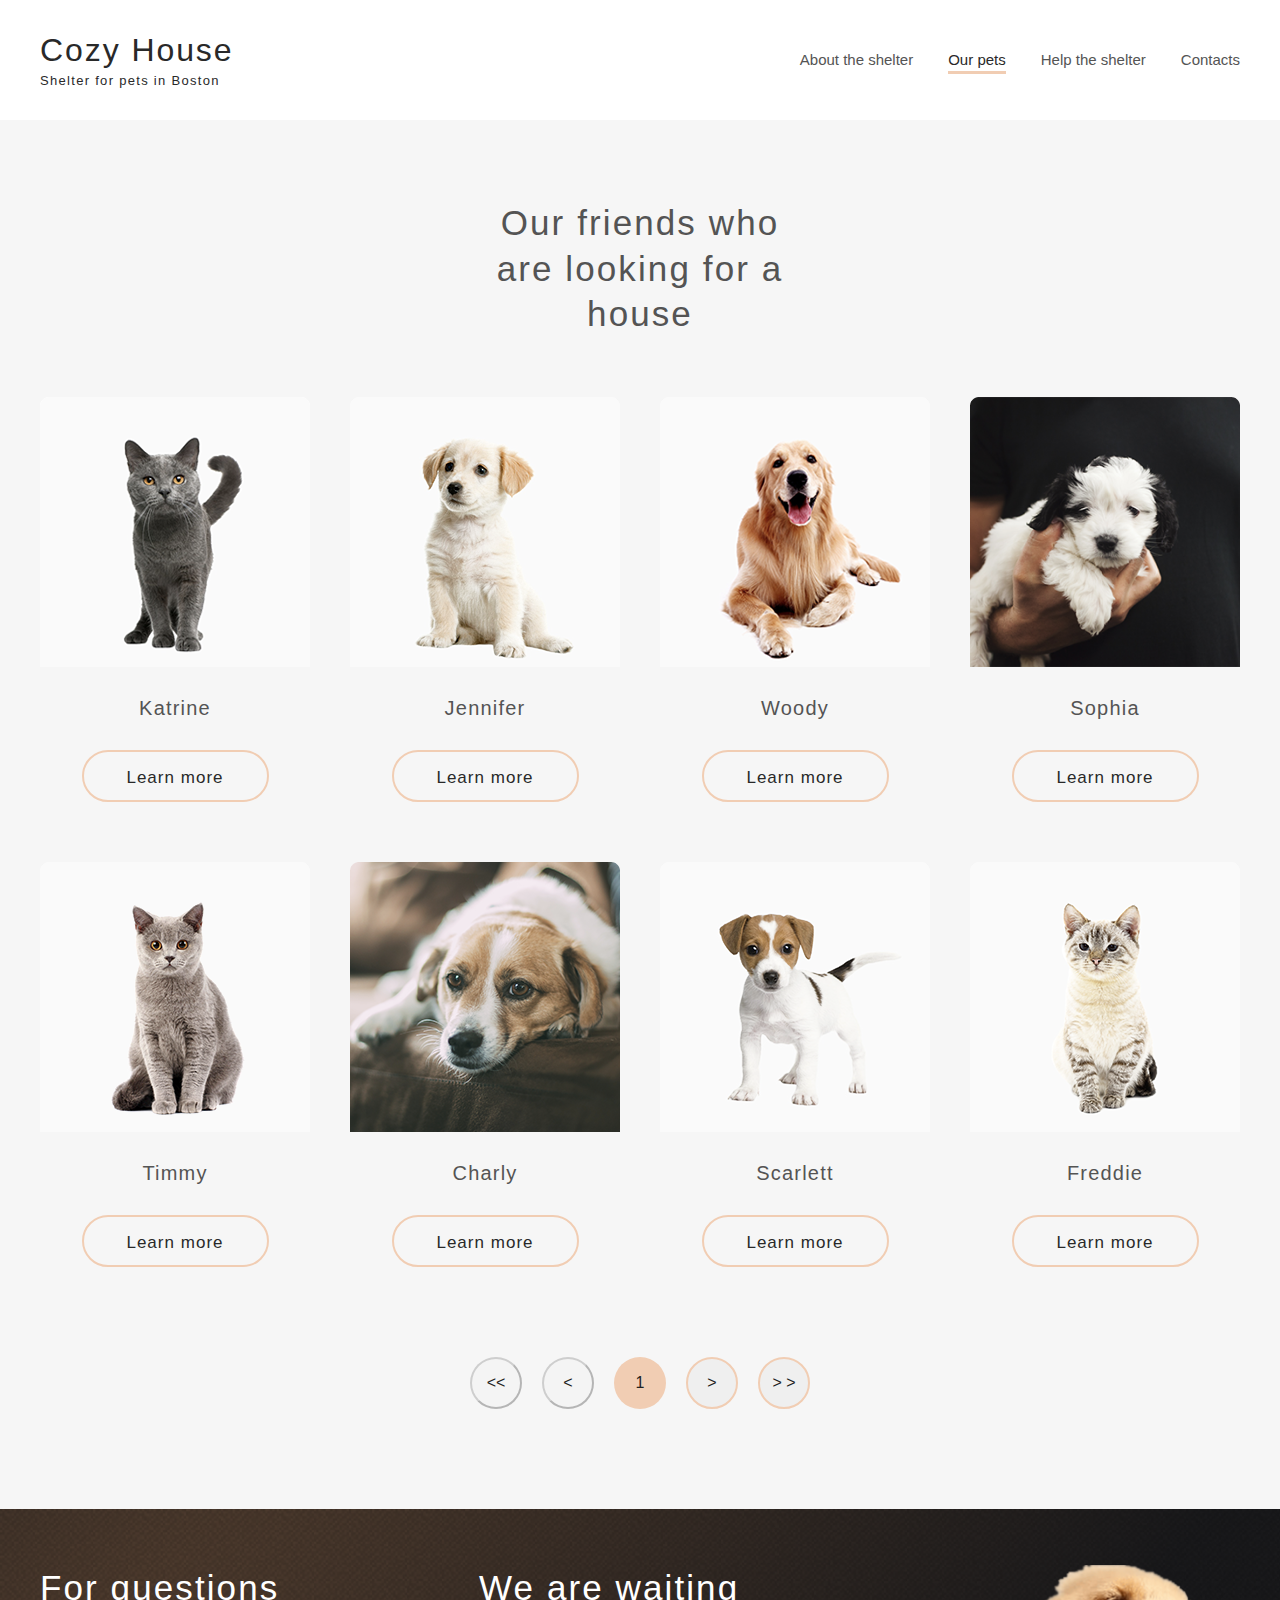
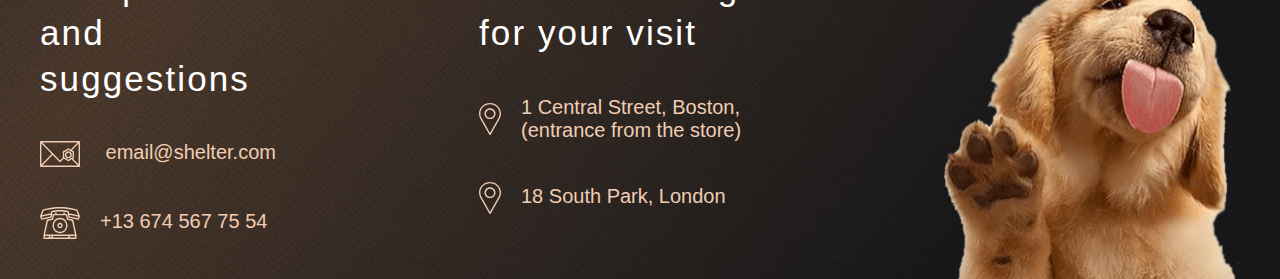
<file: shelter/pets.html>
<!DOCTYPE html>
<html lang="en">
<head>
    <meta charset="UTF-8">
    <meta http-equiv="X-UA-Compatible" content="IE=edge">
    <meta name="viewport" content="width=device-width, initial-scale=1.0">
    <link rel="apple-touch-icon" sizes="180x180" href="./img/favicon_package_v0.16/apple-touch-icon.png">
<link rel="icon" type="image/png" sizes="32x32" href="./img/favicon_package_v0.16/favicon-32x32.png">
<link rel="icon" type="image/png" sizes="16x16" href="./img/favicon_package_v0.16/favicon-16x16.png">
<link rel="manifest" href="./img/favicon_package_v0.16/site.webmanifest">
<link rel="mask-icon" href="./img/favicon_package_v0.16/safari-pinned-tab.svg" color="#f3f3f3f">
<meta name="msapplication-TileColor" content="#da532c">
<meta name="theme-color" content="#ffffff">
    <link rel="stylesheet" href="./css/reset.css">
    <link rel="stylesheet" href="./css/pets.css">
    <title>Our Pets</title>
</head>
<body>
    <header class="header">
        <div class="container">

            <div class="header__wrapper">
                <div class="header__block">
                    <a href="./index.html" class="header-logo link">
                        <h1 class="title logo">Cozy House </h1>
                        <p class="descr descr_logo">Shelter for pets in Boston</p>
                    </a>
                </div>
                <!-- Logo -->

                <nav class="nav">
                    <ul class="nav__list">
                        <li class="nav_list_link"><a href="./index.html" class="link nav__link ">About the shelter</a></li>
                        <li class="nav_list_link"><a href="#" class="link nav__link active">Our pets</a></li>
                        <li class="nav_list_link"><a href="./index.html#help" class="link nav__link">Help the shelter</a></li>
                        <li class="nav_list_link"><a href="#contacts" class="link nav__link">Contacts</a></li>
                    </ul>
                </nav>
                <div class="header__burger burger">
                    <span class="burger__line   burger__line_first"></span>
                    <span class="burger__line burger__line_second"></span>
                    <span class="burger__line burger__line_third"></span>
                </div>

            </div>
        </div>
    </header>
    <main>
        <section class="our_pets">
            <div class="container">

                <h2 class="our-pets_title">Our friends who<br>
                    are looking for a house</h2>

                    <div class="pets_cards">

                        <div class="pet_card">
                            <img src="./img/our_pets_img/pets-katrine.png" alt="katrine">
                            <h3 class="title pet_name">Katrine</h3>
                            <a href="#" class="link more_btn btn">Learn more</a>

                        </div>
                        <div class="pet_card">
                            <img src="./img/our_pets_img/pets-jennifer.png" alt="Jennifer">
                            <h3 class="title pet_name">Jennifer</h3>
                            <a href="#" class="link more_btn btn">Learn more</a>

                        </div>
                        <div class="pet_card">
                            <img src="./img/our_pets_img/pets-woody.png" alt="Woody">
                            <h3 class="title pet_name">Woody</h3>
                            <a href="#" class="link more_btn btn">Learn more</a>

                        </div>
                        <div class="pet_card">
                            <img src="./img/our_pets_img/pets-sophia.png" alt="Sophia">
                            <h3 class="title pet_name">Sophia</h3>
                            <a href="#" class="link more_btn btn">Learn more</a>

                        </div>
                        <div class="pet_card">
                            <img src="./img/our_pets_img/pets-timmy.png" alt="Timmy">
                            <h3 class="title pet_name">Timmy</h3>
                            <a href="#" class="link more_btn btn">Learn more</a>

                        </div>
                        <div class="pet_card">
                            <img src="./img/our_pets_img/pets-charly.png" alt="Charly">
                            <h3 class="title pet_name">Charly</h3>
                            <a href="#" class="link more_btn btn">Learn more</a>

                        </div>
                        <div class="pet_card">
                            <img src="./img/our_pets_img/pets-scarlet.png" alt="Scarlett">
                            <h3 class="title pet_name">Scarlett</h3>
                            <a href="#" class="link more_btn btn">Learn more</a>

                        </div>
                        <div class="pet_card">
                            <img src="./img/our_pets_img/pets-freddie(2).png" alt="Freddie">
                            <h3 class="title pet_name">Freddie</h3>
                            <a href="#" class="link more_btn btn">Learn more</a>

                        </div>


                    </div>

                    <div class="btn_block">
                        <button disabled type="button" class="switch_btn"><span class=""> &#60;&#60; </span></button>
                        <button disabled type="button" class="switch_btn"><span class=""> &#60; </span></button>
                        <button type="button" class="switch_btn">1</button>
                        <button type="button" class="switch_btn"><span class="">&#62;  </span></button>
                        <button type="button" class="switch_btn"><span class="">&#62; &#62; </span></button>
                    </div>

                </div>





        </section>
    </main>
    <footer class=" container footer" id="contacts">
        <!-- <div class="container"> -->

            <div class="footer_wrapper">

            <ul class="contacts_list">

                <li>
                    <h3 class="title footer_title">For questions and suggestions</h3>
                </li>

                <li>
                    <a href="mailto:email@shelter.com" class="contact-text link"> <img src="./img/footer_icos/mail.svg" alt="letter_ico" class="footer_pic"> email@shelter.com</a>
                </li>

                <li>
                    <a href="tel:+136745677554" class="contact-text link"> <img src="./img/footer_icos/icon-phone.svg" alt="phone_ico" class="footer_pic">+13 674 567 75 54</a>
                </li>
            </ul>

            <ul class="contacts_list">

                <li>
                    <h3 class="title footer_title">We are waiting for your visit</h3>
                </li>

                <li >
                    <a href="https://goo.gl/maps/2EVxyk7UzpsNVQ2n7" target="_blank" class="contact-text link text"> <img src="./img/footer_icos/pin.svg" alt="pin_ico" class="footer_pic"><span class="addres-text">1 Central Street, Boston, (entrance from the store)</span></a>
                </li>

                <li>
                    <a href="tel:+136745677554" target="_blank" class="contact-text link"> <img src="./img/footer_icos/pin.svg" alt="pin_ico" class="footer_pic">18 South Park, London</a>
                </li>
            </ul>

            <img src="./img/footer-puppy.png" alt="footer-puppy" class="footer_puppy">
        </div>

    <!-- </div> -->

</footer>
</body>
</html>
</file>
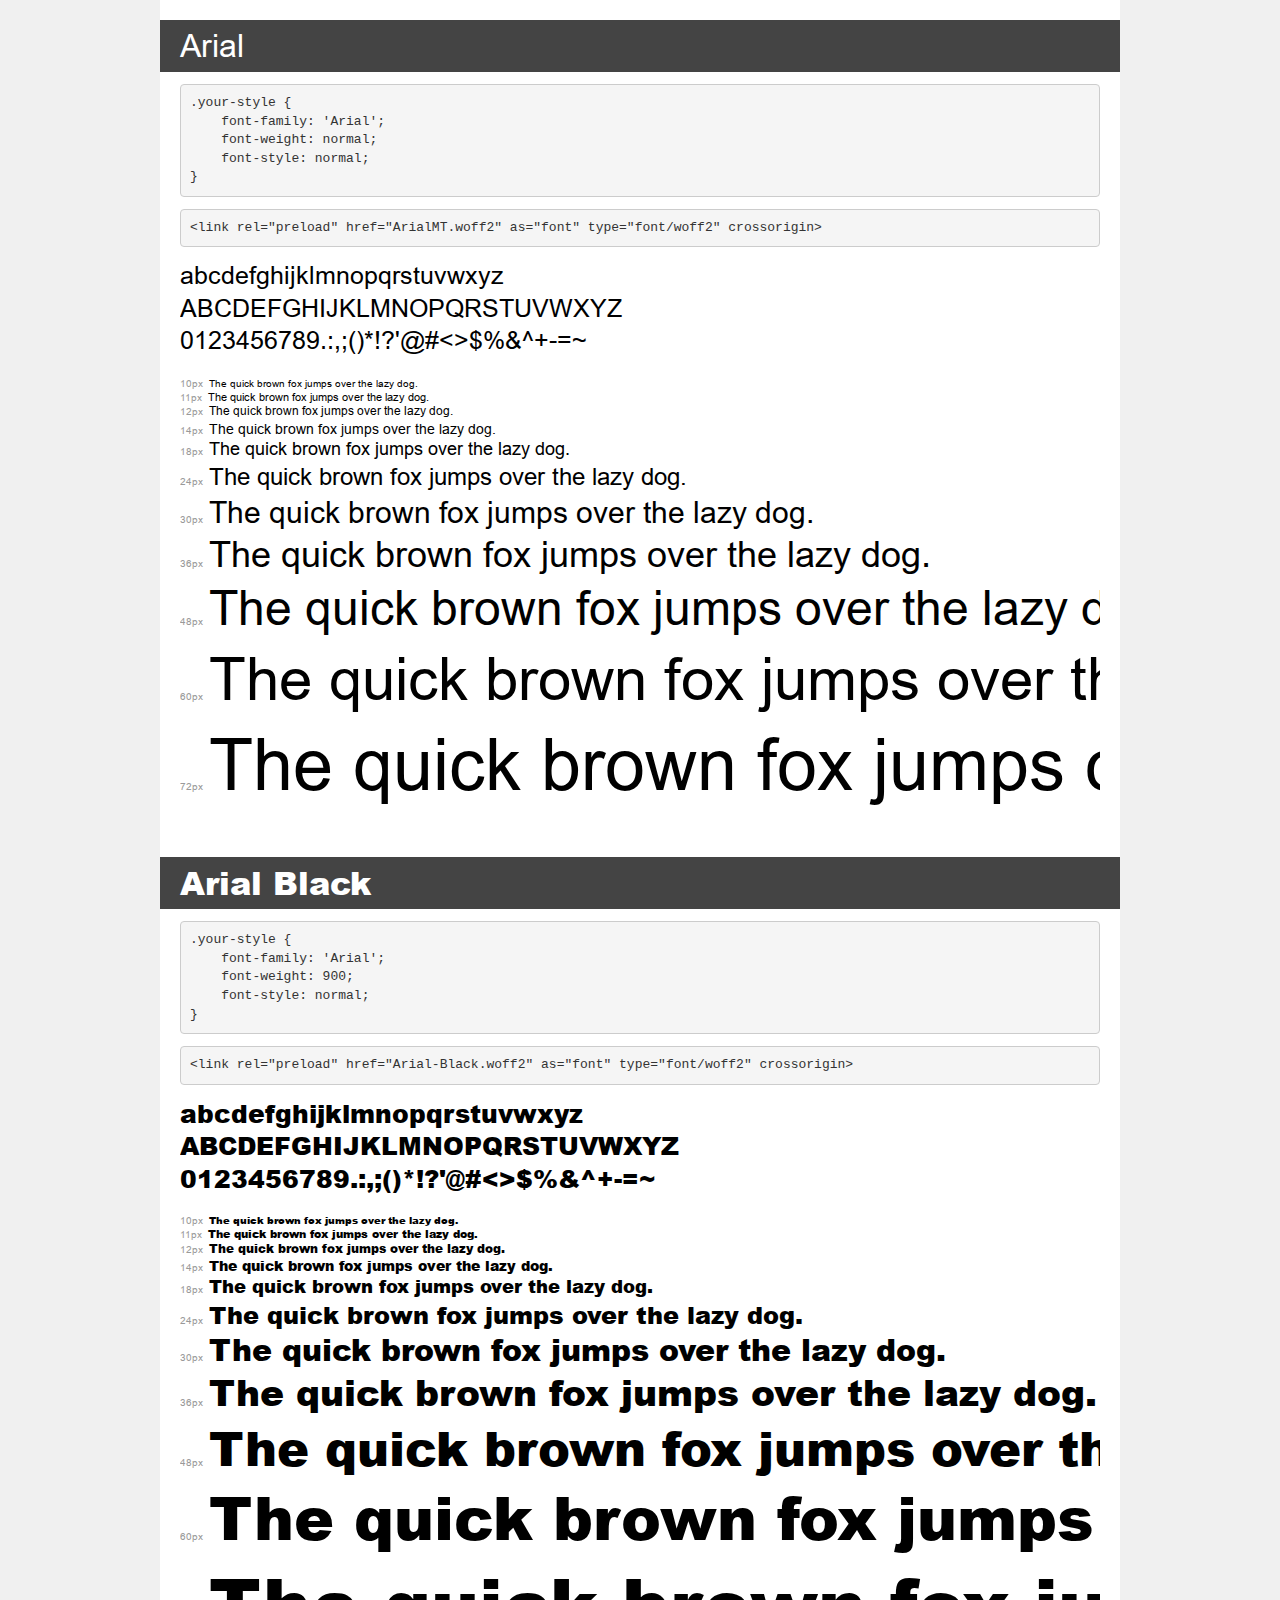
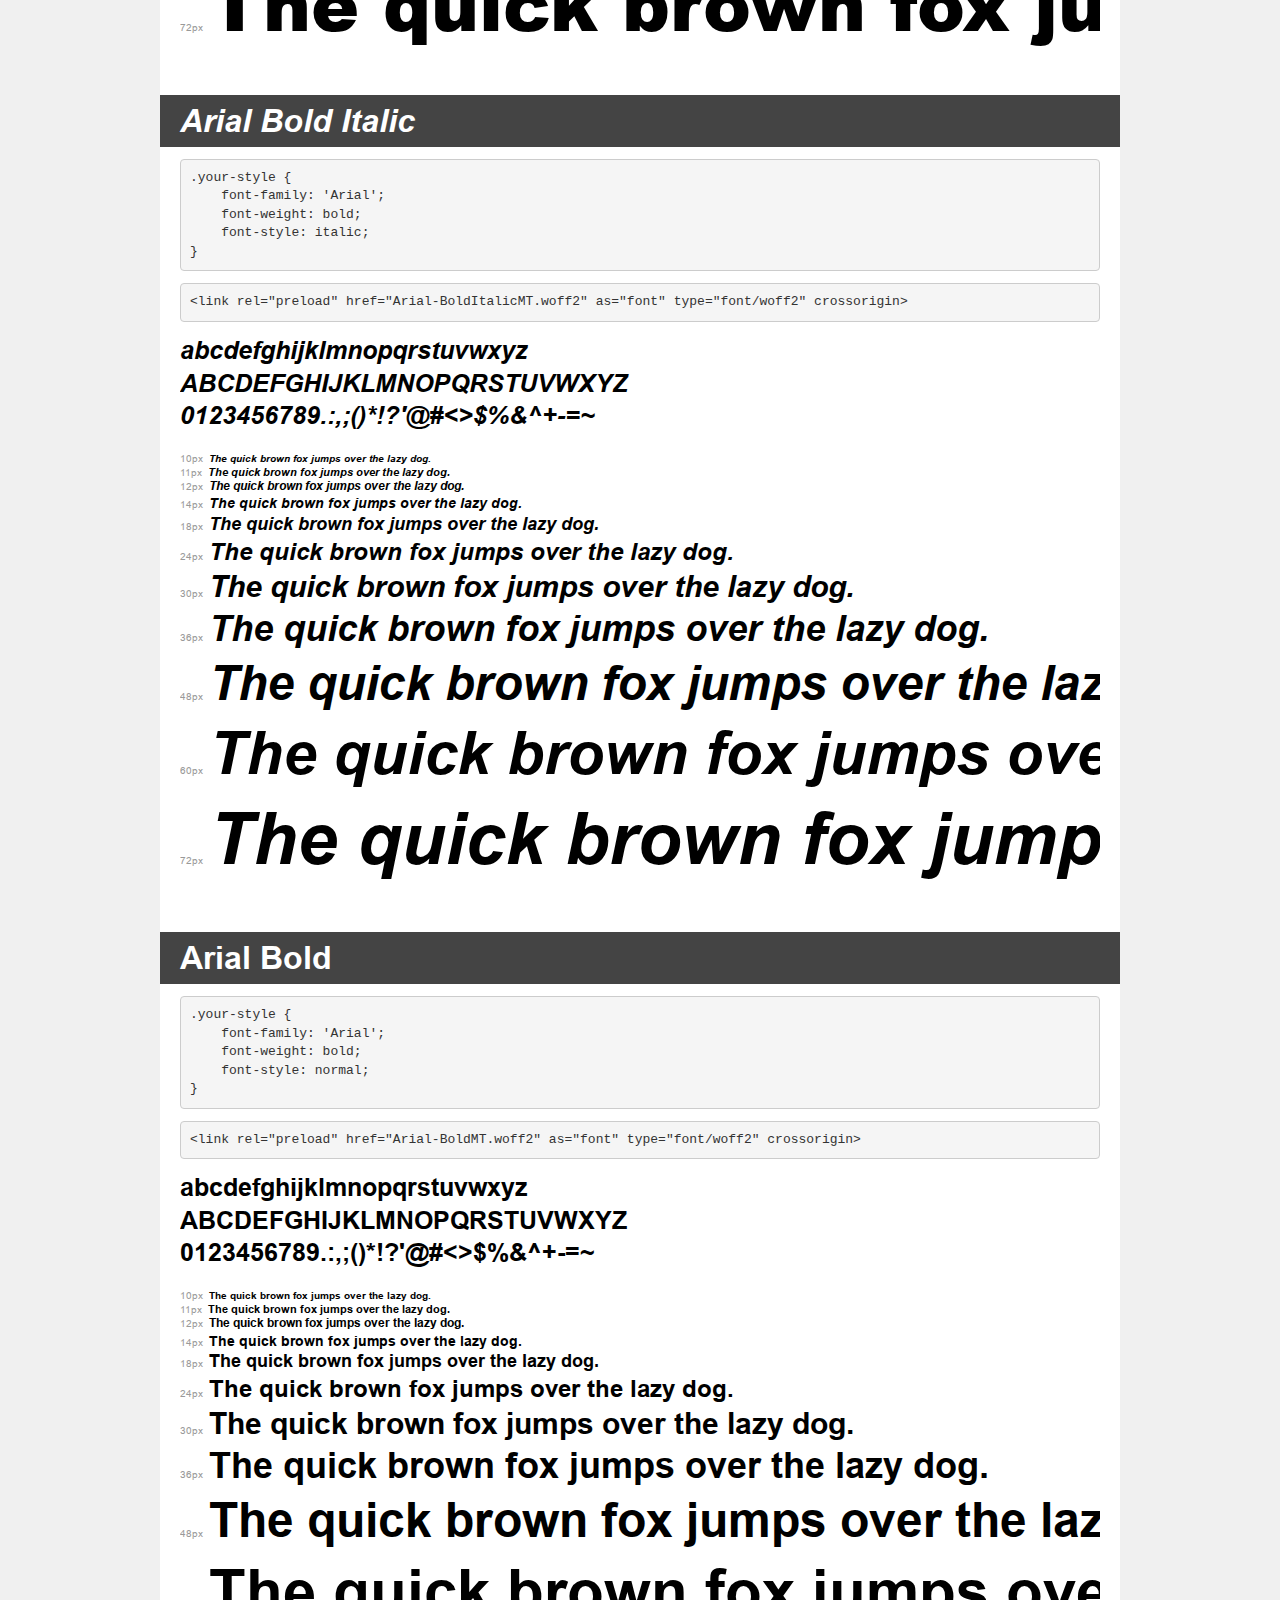
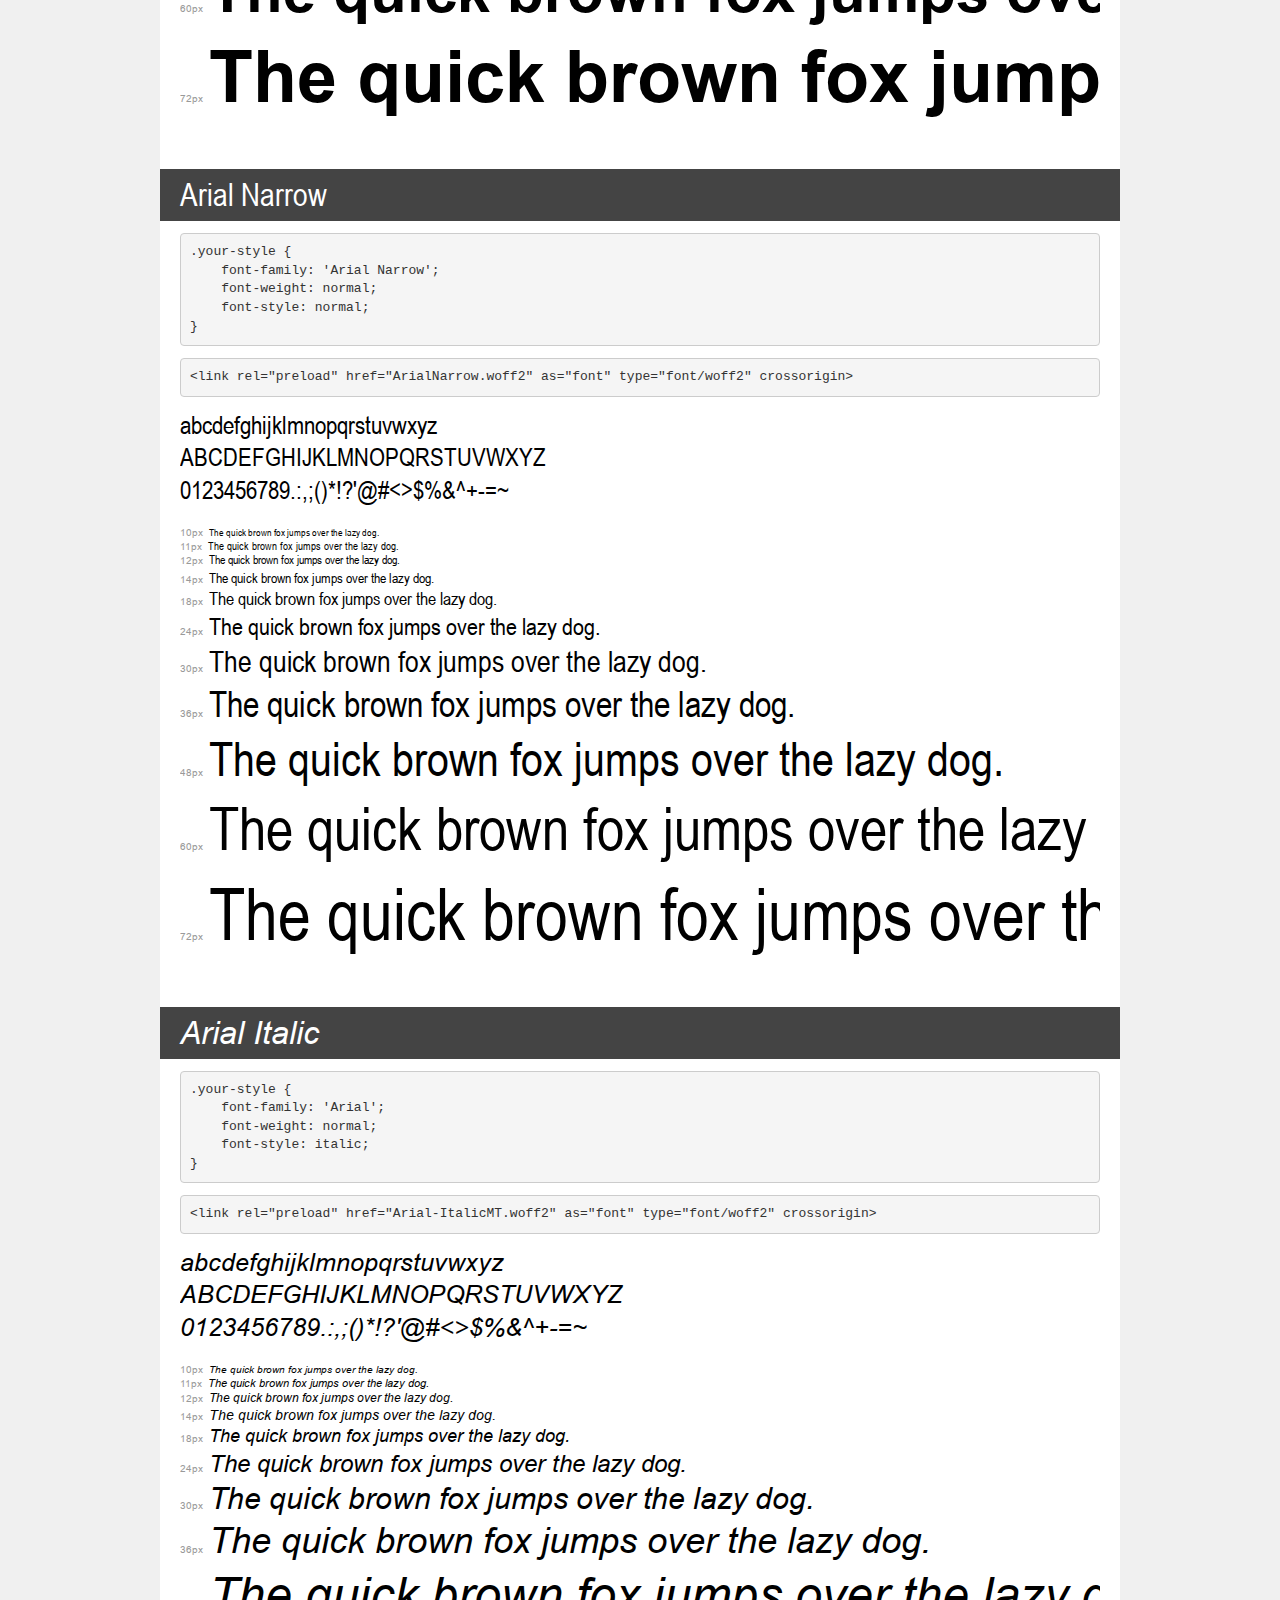
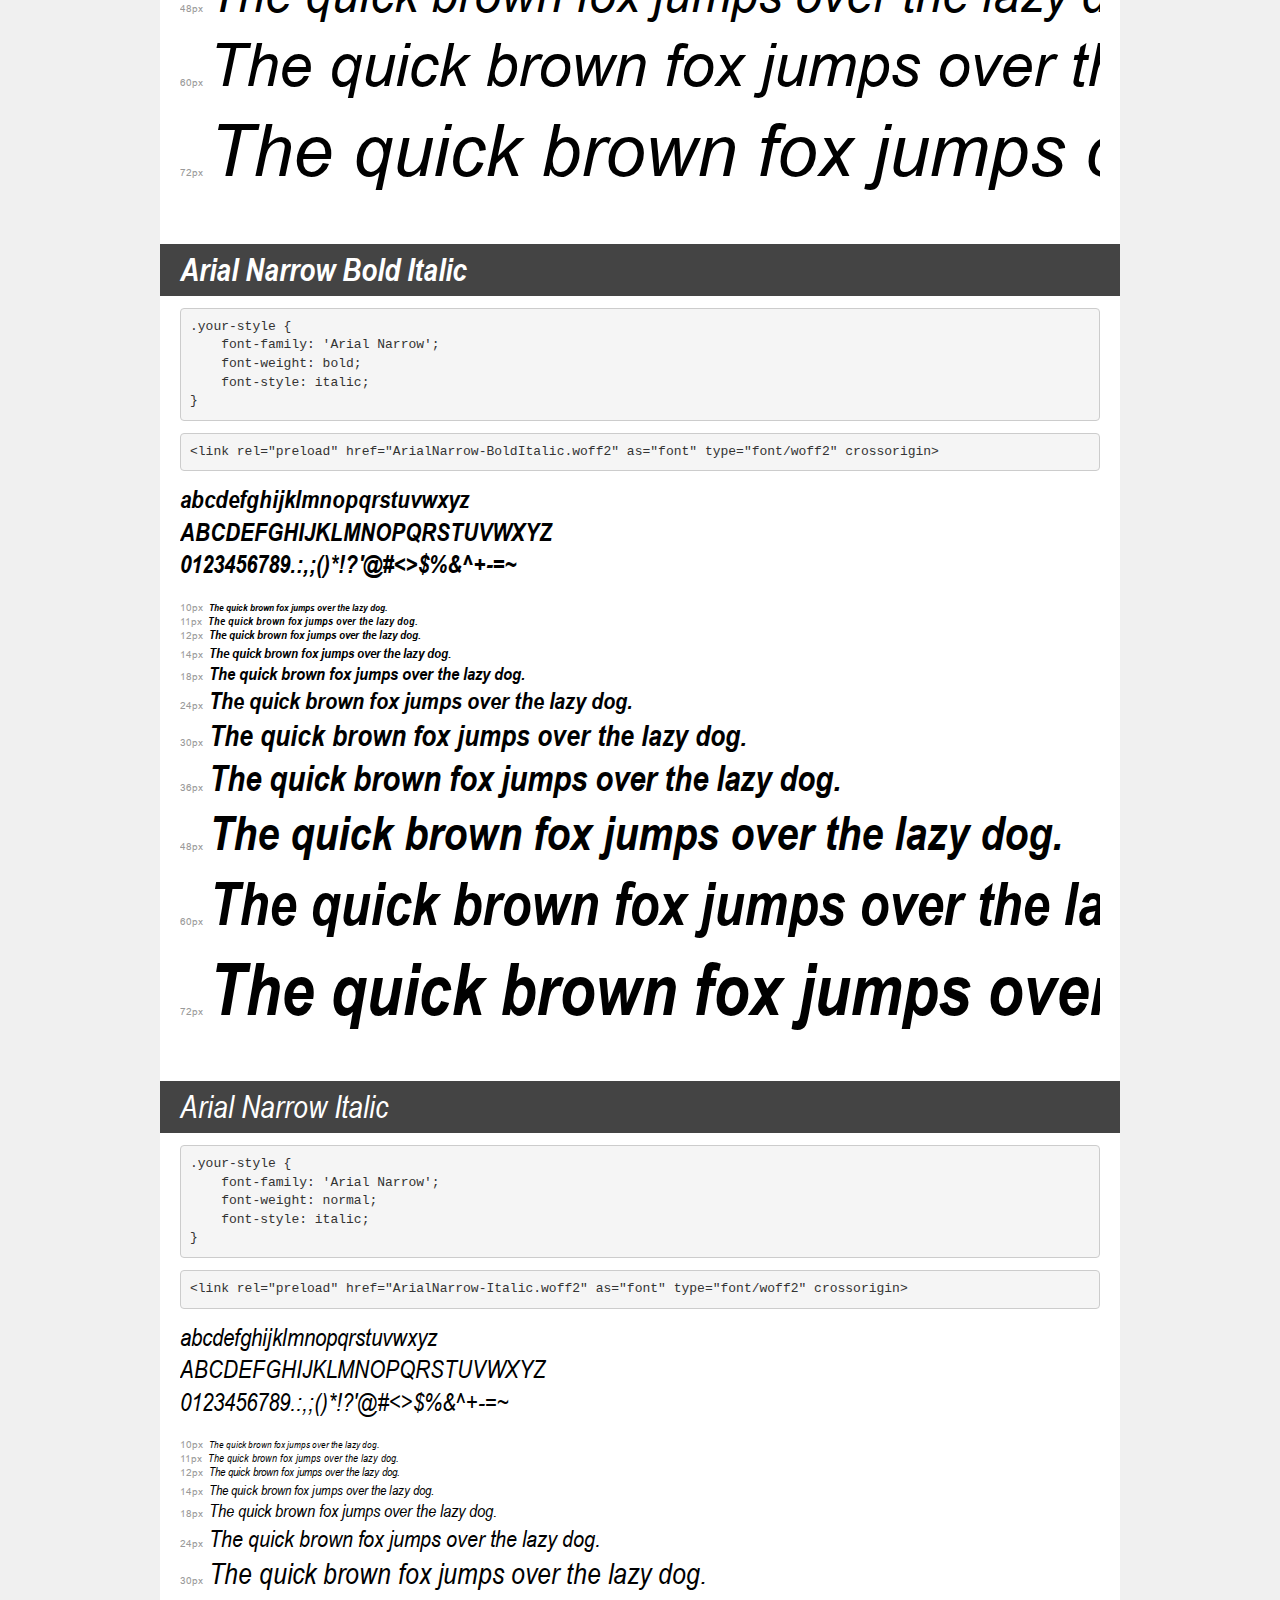
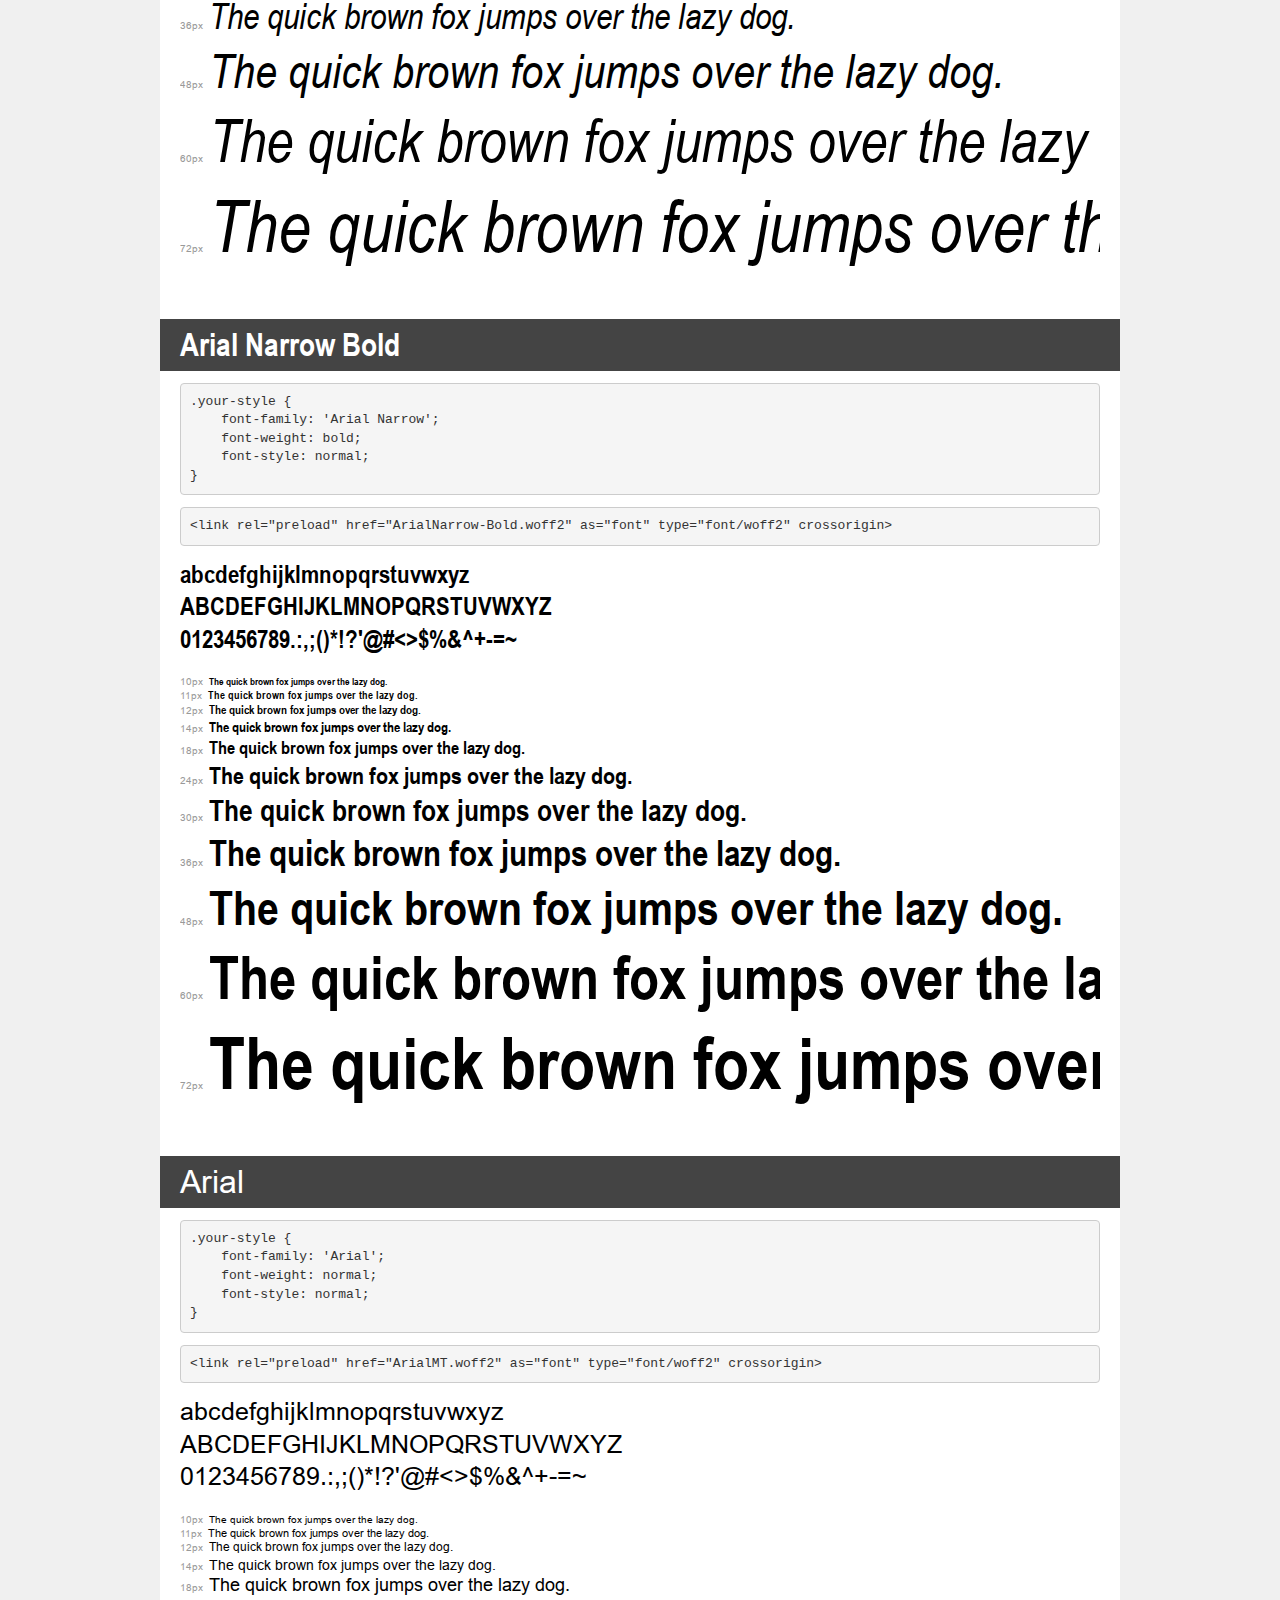
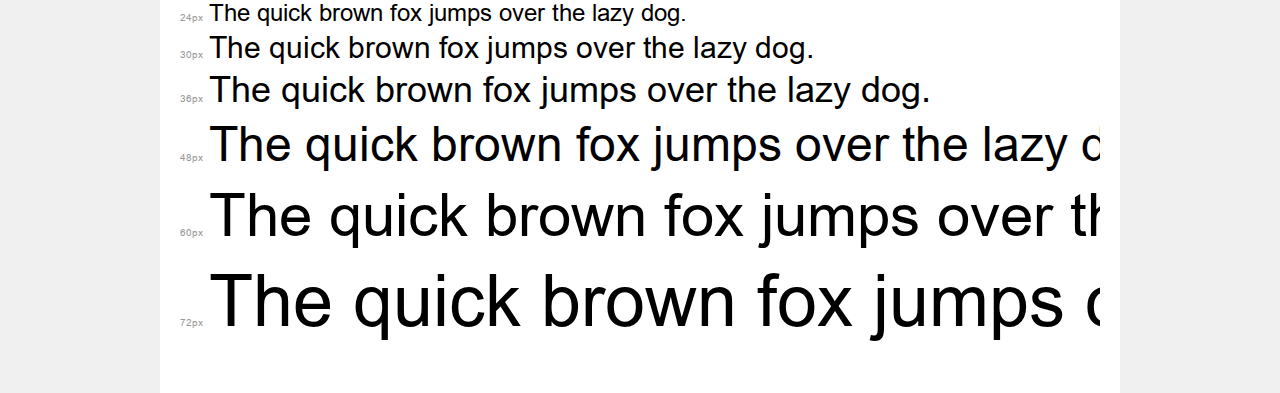
<file: shelter/fonts/fonts/arial/demo.html>
<!DOCTYPE html>
<html lang="en">
<head>
    <meta charset="utf-8">
    <meta http-equiv="X-UA-Compatible" content="IE=edge">
    <meta name="viewport" content="width=device-width, initial-scale=1">
    <meta name="robots" content="noindex, noarchive">
    <meta name="format-detection" content="telephone=no">
    <title>Transfonter demo</title>
    <link href="stylesheet.css" rel="stylesheet">
    <style>
        /*
        http://meyerweb.com/eric/tools/css/reset/
        v2.0 | 20110126
        License: none (public domain)
        */
        html, body, div, span, applet, object, iframe,
        h1, h2, h3, h4, h5, h6, p, blockquote, pre,
        a, abbr, acronym, address, big, cite, code,
        del, dfn, em, img, ins, kbd, q, s, samp,
        small, strike, strong, sub, sup, tt, var,
        b, u, i, center,
        dl, dt, dd, ol, ul, li,
        fieldset, form, label, legend,
        table, caption, tbody, tfoot, thead, tr, th, td,
        article, aside, canvas, details, embed,
        figure, figcaption, footer, header, hgroup,
        menu, nav, output, ruby, section, summary,
        time, mark, audio, video {
            margin: 0;
            padding: 0;
            border: 0;
            font-size: 100%;
            font: inherit;
            vertical-align: baseline;
        }
        /* HTML5 display-role reset for older browsers */
        article, aside, details, figcaption, figure,
        footer, header, hgroup, menu, nav, section {
            display: block;
        }
        body {
            line-height: 1;
        }
        ol, ul {
            list-style: none;
        }
        blockquote, q {
            quotes: none;
        }
        blockquote:before, blockquote:after,
        q:before, q:after {
            content: '';
            content: none;
        }
        table {
            border-collapse: collapse;
            border-spacing: 0;
        }
        /* demo styles */
        body {
            background: #f0f0f0;
            color: #000;
        }
        .page {
            background: #fff;
            width: 920px;
            margin: 0 auto;
            padding: 20px 20px 0 20px;
            overflow: hidden;
        }
        .font-container {
            overflow-x: auto;
            overflow-y: hidden;
            margin-bottom: 40px;
            line-height: 1.3;
            white-space: nowrap;
            padding-bottom: 5px;
        }
        h1 {
            position: relative;
            background: #444;
            font-size: 32px;
            color: #fff;
            padding: 10px 20px;
            margin: 0 -20px 12px -20px;
        }
        .letters {
            font-size: 25px;
            margin-bottom: 20px;
        }
        .s10:before {
            content: '10px';
        }
        .s11:before {
            content: '11px';
        }
        .s12:before {
            content: '12px';
        }
        .s14:before {
            content: '14px';
        }
        .s18:before {
            content: '18px';
        }
        .s24:before {
            content: '24px';
        }
        .s30:before {
            content: '30px';
        }
        .s36:before {
            content: '36px';
        }
        .s48:before {
            content: '48px';
        }
        .s60:before {
            content: '60px';
        }
        .s72:before {
            content: '72px';
        }
        .s10:before, .s11:before, .s12:before, .s14:before,
        .s18:before, .s24:before, .s30:before, .s36:before,
        .s48:before, .s60:before, .s72:before {
            font-family: Arial, sans-serif;
            font-size: 10px;
            font-weight: normal;
            font-style: normal;
            color: #999;
            padding-right: 6px;
        }
        pre {
            display: block;
            padding: 9px;
            margin: 0 0 12px;
            font-family: Monaco, Menlo, Consolas, "Courier New", monospace;
            font-size: 13px;
            line-height: 1.428571429;
            color: #333;
            font-weight: normal;
            font-style: normal;
            background-color: #f5f5f5;
            border: 1px solid #ccc;
            overflow-x: auto;
            border-radius: 4px;
        }
        /* responsive */
        @media (max-width: 959px) {
            .page {
                width: auto;
                margin: 0;
            }
        }
    </style>
</head>
<body>
<div class="page">
    <div class="demo">
        <h1 style="font-family: 'Arial'; font-weight: normal; font-style: normal;">Arial</h1>
        <pre title="Usage">.your-style {
    font-family: 'Arial';
    font-weight: normal;
    font-style: normal;
}</pre>
        <pre title="Preload (optional)">
&lt;link rel=&quot;preload&quot; href=&quot;ArialMT.woff2&quot; as=&quot;font&quot; type=&quot;font/woff2&quot; crossorigin&gt;</pre>
        <div class="font-container" style="font-family: 'Arial'; font-weight: normal; font-style: normal;">
            <p class="letters">
                abcdefghijklmnopqrstuvwxyz<br>
ABCDEFGHIJKLMNOPQRSTUVWXYZ<br>
                0123456789.:,;()*!?'@#&lt;&gt;$%&^+-=~
            </p>
            <p class="s10" style="font-size: 10px;">The quick brown fox jumps over the lazy dog.</p>
            <p class="s11" style="font-size: 11px;">The quick brown fox jumps over the lazy dog.</p>
            <p class="s12" style="font-size: 12px;">The quick brown fox jumps over the lazy dog.</p>
            <p class="s14" style="font-size: 14px;">The quick brown fox jumps over the lazy dog.</p>
            <p class="s18" style="font-size: 18px;">The quick brown fox jumps over the lazy dog.</p>
            <p class="s24" style="font-size: 24px;">The quick brown fox jumps over the lazy dog.</p>
            <p class="s30" style="font-size: 30px;">The quick brown fox jumps over the lazy dog.</p>
            <p class="s36" style="font-size: 36px;">The quick brown fox jumps over the lazy dog.</p>
            <p class="s48" style="font-size: 48px;">The quick brown fox jumps over the lazy dog.</p>
            <p class="s60" style="font-size: 60px;">The quick brown fox jumps over the lazy dog.</p>
            <p class="s72" style="font-size: 72px;">The quick brown fox jumps over the lazy dog.</p>
        </div>
    </div>

    <div class="demo">
        <h1 style="font-family: 'Arial'; font-weight: 900; font-style: normal;">Arial Black</h1>
        <pre title="Usage">.your-style {
    font-family: 'Arial';
    font-weight: 900;
    font-style: normal;
}</pre>
        <pre title="Preload (optional)">
&lt;link rel=&quot;preload&quot; href=&quot;Arial-Black.woff2&quot; as=&quot;font&quot; type=&quot;font/woff2&quot; crossorigin&gt;</pre>
        <div class="font-container" style="font-family: 'Arial'; font-weight: 900; font-style: normal;">
            <p class="letters">
                abcdefghijklmnopqrstuvwxyz<br>
ABCDEFGHIJKLMNOPQRSTUVWXYZ<br>
                0123456789.:,;()*!?'@#&lt;&gt;$%&^+-=~
            </p>
            <p class="s10" style="font-size: 10px;">The quick brown fox jumps over the lazy dog.</p>
            <p class="s11" style="font-size: 11px;">The quick brown fox jumps over the lazy dog.</p>
            <p class="s12" style="font-size: 12px;">The quick brown fox jumps over the lazy dog.</p>
            <p class="s14" style="font-size: 14px;">The quick brown fox jumps over the lazy dog.</p>
            <p class="s18" style="font-size: 18px;">The quick brown fox jumps over the lazy dog.</p>
            <p class="s24" style="font-size: 24px;">The quick brown fox jumps over the lazy dog.</p>
            <p class="s30" style="font-size: 30px;">The quick brown fox jumps over the lazy dog.</p>
            <p class="s36" style="font-size: 36px;">The quick brown fox jumps over the lazy dog.</p>
            <p class="s48" style="font-size: 48px;">The quick brown fox jumps over the lazy dog.</p>
            <p class="s60" style="font-size: 60px;">The quick brown fox jumps over the lazy dog.</p>
            <p class="s72" style="font-size: 72px;">The quick brown fox jumps over the lazy dog.</p>
        </div>
    </div>

    <div class="demo">
        <h1 style="font-family: 'Arial'; font-weight: bold; font-style: italic;">Arial Bold Italic</h1>
        <pre title="Usage">.your-style {
    font-family: 'Arial';
    font-weight: bold;
    font-style: italic;
}</pre>
        <pre title="Preload (optional)">
&lt;link rel=&quot;preload&quot; href=&quot;Arial-BoldItalicMT.woff2&quot; as=&quot;font&quot; type=&quot;font/woff2&quot; crossorigin&gt;</pre>
        <div class="font-container" style="font-family: 'Arial'; font-weight: bold; font-style: italic;">
            <p class="letters">
                abcdefghijklmnopqrstuvwxyz<br>
ABCDEFGHIJKLMNOPQRSTUVWXYZ<br>
                0123456789.:,;()*!?'@#&lt;&gt;$%&^+-=~
            </p>
            <p class="s10" style="font-size: 10px;">The quick brown fox jumps over the lazy dog.</p>
            <p class="s11" style="font-size: 11px;">The quick brown fox jumps over the lazy dog.</p>
            <p class="s12" style="font-size: 12px;">The quick brown fox jumps over the lazy dog.</p>
            <p class="s14" style="font-size: 14px;">The quick brown fox jumps over the lazy dog.</p>
            <p class="s18" style="font-size: 18px;">The quick brown fox jumps over the lazy dog.</p>
            <p class="s24" style="font-size: 24px;">The quick brown fox jumps over the lazy dog.</p>
            <p class="s30" style="font-size: 30px;">The quick brown fox jumps over the lazy dog.</p>
            <p class="s36" style="font-size: 36px;">The quick brown fox jumps over the lazy dog.</p>
            <p class="s48" style="font-size: 48px;">The quick brown fox jumps over the lazy dog.</p>
            <p class="s60" style="font-size: 60px;">The quick brown fox jumps over the lazy dog.</p>
            <p class="s72" style="font-size: 72px;">The quick brown fox jumps over the lazy dog.</p>
        </div>
    </div>

    <div class="demo">
        <h1 style="font-family: 'Arial'; font-weight: bold; font-style: normal;">Arial Bold</h1>
        <pre title="Usage">.your-style {
    font-family: 'Arial';
    font-weight: bold;
    font-style: normal;
}</pre>
        <pre title="Preload (optional)">
&lt;link rel=&quot;preload&quot; href=&quot;Arial-BoldMT.woff2&quot; as=&quot;font&quot; type=&quot;font/woff2&quot; crossorigin&gt;</pre>
        <div class="font-container" style="font-family: 'Arial'; font-weight: bold; font-style: normal;">
            <p class="letters">
                abcdefghijklmnopqrstuvwxyz<br>
ABCDEFGHIJKLMNOPQRSTUVWXYZ<br>
                0123456789.:,;()*!?'@#&lt;&gt;$%&^+-=~
            </p>
            <p class="s10" style="font-size: 10px;">The quick brown fox jumps over the lazy dog.</p>
            <p class="s11" style="font-size: 11px;">The quick brown fox jumps over the lazy dog.</p>
            <p class="s12" style="font-size: 12px;">The quick brown fox jumps over the lazy dog.</p>
            <p class="s14" style="font-size: 14px;">The quick brown fox jumps over the lazy dog.</p>
            <p class="s18" style="font-size: 18px;">The quick brown fox jumps over the lazy dog.</p>
            <p class="s24" style="font-size: 24px;">The quick brown fox jumps over the lazy dog.</p>
            <p class="s30" style="font-size: 30px;">The quick brown fox jumps over the lazy dog.</p>
            <p class="s36" style="font-size: 36px;">The quick brown fox jumps over the lazy dog.</p>
            <p class="s48" style="font-size: 48px;">The quick brown fox jumps over the lazy dog.</p>
            <p class="s60" style="font-size: 60px;">The quick brown fox jumps over the lazy dog.</p>
            <p class="s72" style="font-size: 72px;">The quick brown fox jumps over the lazy dog.</p>
        </div>
    </div>

    <div class="demo">
        <h1 style="font-family: 'Arial Narrow'; font-weight: normal; font-style: normal;">Arial Narrow</h1>
        <pre title="Usage">.your-style {
    font-family: 'Arial Narrow';
    font-weight: normal;
    font-style: normal;
}</pre>
        <pre title="Preload (optional)">
&lt;link rel=&quot;preload&quot; href=&quot;ArialNarrow.woff2&quot; as=&quot;font&quot; type=&quot;font/woff2&quot; crossorigin&gt;</pre>
        <div class="font-container" style="font-family: 'Arial Narrow'; font-weight: normal; font-style: normal;">
            <p class="letters">
                abcdefghijklmnopqrstuvwxyz<br>
ABCDEFGHIJKLMNOPQRSTUVWXYZ<br>
                0123456789.:,;()*!?'@#&lt;&gt;$%&^+-=~
            </p>
            <p class="s10" style="font-size: 10px;">The quick brown fox jumps over the lazy dog.</p>
            <p class="s11" style="font-size: 11px;">The quick brown fox jumps over the lazy dog.</p>
            <p class="s12" style="font-size: 12px;">The quick brown fox jumps over the lazy dog.</p>
            <p class="s14" style="font-size: 14px;">The quick brown fox jumps over the lazy dog.</p>
            <p class="s18" style="font-size: 18px;">The quick brown fox jumps over the lazy dog.</p>
            <p class="s24" style="font-size: 24px;">The quick brown fox jumps over the lazy dog.</p>
            <p class="s30" style="font-size: 30px;">The quick brown fox jumps over the lazy dog.</p>
            <p class="s36" style="font-size: 36px;">The quick brown fox jumps over the lazy dog.</p>
            <p class="s48" style="font-size: 48px;">The quick brown fox jumps over the lazy dog.</p>
            <p class="s60" style="font-size: 60px;">The quick brown fox jumps over the lazy dog.</p>
            <p class="s72" style="font-size: 72px;">The quick brown fox jumps over the lazy dog.</p>
        </div>
    </div>

    <div class="demo">
        <h1 style="font-family: 'Arial'; font-weight: normal; font-style: italic;">Arial Italic</h1>
        <pre title="Usage">.your-style {
    font-family: 'Arial';
    font-weight: normal;
    font-style: italic;
}</pre>
        <pre title="Preload (optional)">
&lt;link rel=&quot;preload&quot; href=&quot;Arial-ItalicMT.woff2&quot; as=&quot;font&quot; type=&quot;font/woff2&quot; crossorigin&gt;</pre>
        <div class="font-container" style="font-family: 'Arial'; font-weight: normal; font-style: italic;">
            <p class="letters">
                abcdefghijklmnopqrstuvwxyz<br>
ABCDEFGHIJKLMNOPQRSTUVWXYZ<br>
                0123456789.:,;()*!?'@#&lt;&gt;$%&^+-=~
            </p>
            <p class="s10" style="font-size: 10px;">The quick brown fox jumps over the lazy dog.</p>
            <p class="s11" style="font-size: 11px;">The quick brown fox jumps over the lazy dog.</p>
            <p class="s12" style="font-size: 12px;">The quick brown fox jumps over the lazy dog.</p>
            <p class="s14" style="font-size: 14px;">The quick brown fox jumps over the lazy dog.</p>
            <p class="s18" style="font-size: 18px;">The quick brown fox jumps over the lazy dog.</p>
            <p class="s24" style="font-size: 24px;">The quick brown fox jumps over the lazy dog.</p>
            <p class="s30" style="font-size: 30px;">The quick brown fox jumps over the lazy dog.</p>
            <p class="s36" style="font-size: 36px;">The quick brown fox jumps over the lazy dog.</p>
            <p class="s48" style="font-size: 48px;">The quick brown fox jumps over the lazy dog.</p>
            <p class="s60" style="font-size: 60px;">The quick brown fox jumps over the lazy dog.</p>
            <p class="s72" style="font-size: 72px;">The quick brown fox jumps over the lazy dog.</p>
        </div>
    </div>

    <div class="demo">
        <h1 style="font-family: 'Arial Narrow'; font-weight: bold; font-style: italic;">Arial Narrow Bold Italic</h1>
        <pre title="Usage">.your-style {
    font-family: 'Arial Narrow';
    font-weight: bold;
    font-style: italic;
}</pre>
        <pre title="Preload (optional)">
&lt;link rel=&quot;preload&quot; href=&quot;ArialNarrow-BoldItalic.woff2&quot; as=&quot;font&quot; type=&quot;font/woff2&quot; crossorigin&gt;</pre>
        <div class="font-container" style="font-family: 'Arial Narrow'; font-weight: bold; font-style: italic;">
            <p class="letters">
                abcdefghijklmnopqrstuvwxyz<br>
ABCDEFGHIJKLMNOPQRSTUVWXYZ<br>
                0123456789.:,;()*!?'@#&lt;&gt;$%&^+-=~
            </p>
            <p class="s10" style="font-size: 10px;">The quick brown fox jumps over the lazy dog.</p>
            <p class="s11" style="font-size: 11px;">The quick brown fox jumps over the lazy dog.</p>
            <p class="s12" style="font-size: 12px;">The quick brown fox jumps over the lazy dog.</p>
            <p class="s14" style="font-size: 14px;">The quick brown fox jumps over the lazy dog.</p>
            <p class="s18" style="font-size: 18px;">The quick brown fox jumps over the lazy dog.</p>
            <p class="s24" style="font-size: 24px;">The quick brown fox jumps over the lazy dog.</p>
            <p class="s30" style="font-size: 30px;">The quick brown fox jumps over the lazy dog.</p>
            <p class="s36" style="font-size: 36px;">The quick brown fox jumps over the lazy dog.</p>
            <p class="s48" style="font-size: 48px;">The quick brown fox jumps over the lazy dog.</p>
            <p class="s60" style="font-size: 60px;">The quick brown fox jumps over the lazy dog.</p>
            <p class="s72" style="font-size: 72px;">The quick brown fox jumps over the lazy dog.</p>
        </div>
    </div>

    <div class="demo">
        <h1 style="font-family: 'Arial Narrow'; font-weight: normal; font-style: italic;">Arial Narrow Italic</h1>
        <pre title="Usage">.your-style {
    font-family: 'Arial Narrow';
    font-weight: normal;
    font-style: italic;
}</pre>
        <pre title="Preload (optional)">
&lt;link rel=&quot;preload&quot; href=&quot;ArialNarrow-Italic.woff2&quot; as=&quot;font&quot; type=&quot;font/woff2&quot; crossorigin&gt;</pre>
        <div class="font-container" style="font-family: 'Arial Narrow'; font-weight: normal; font-style: italic;">
            <p class="letters">
                abcdefghijklmnopqrstuvwxyz<br>
ABCDEFGHIJKLMNOPQRSTUVWXYZ<br>
                0123456789.:,;()*!?'@#&lt;&gt;$%&^+-=~
            </p>
            <p class="s10" style="font-size: 10px;">The quick brown fox jumps over the lazy dog.</p>
            <p class="s11" style="font-size: 11px;">The quick brown fox jumps over the lazy dog.</p>
            <p class="s12" style="font-size: 12px;">The quick brown fox jumps over the lazy dog.</p>
            <p class="s14" style="font-size: 14px;">The quick brown fox jumps over the lazy dog.</p>
            <p class="s18" style="font-size: 18px;">The quick brown fox jumps over the lazy dog.</p>
            <p class="s24" style="font-size: 24px;">The quick brown fox jumps over the lazy dog.</p>
            <p class="s30" style="font-size: 30px;">The quick brown fox jumps over the lazy dog.</p>
            <p class="s36" style="font-size: 36px;">The quick brown fox jumps over the lazy dog.</p>
            <p class="s48" style="font-size: 48px;">The quick brown fox jumps over the lazy dog.</p>
            <p class="s60" style="font-size: 60px;">The quick brown fox jumps over the lazy dog.</p>
            <p class="s72" style="font-size: 72px;">The quick brown fox jumps over the lazy dog.</p>
        </div>
    </div>

    <div class="demo">
        <h1 style="font-family: 'Arial Narrow'; font-weight: bold; font-style: normal;">Arial Narrow Bold</h1>
        <pre title="Usage">.your-style {
    font-family: 'Arial Narrow';
    font-weight: bold;
    font-style: normal;
}</pre>
        <pre title="Preload (optional)">
&lt;link rel=&quot;preload&quot; href=&quot;ArialNarrow-Bold.woff2&quot; as=&quot;font&quot; type=&quot;font/woff2&quot; crossorigin&gt;</pre>
        <div class="font-container" style="font-family: 'Arial Narrow'; font-weight: bold; font-style: normal;">
            <p class="letters">
                abcdefghijklmnopqrstuvwxyz<br>
ABCDEFGHIJKLMNOPQRSTUVWXYZ<br>
                0123456789.:,;()*!?'@#&lt;&gt;$%&^+-=~
            </p>
            <p class="s10" style="font-size: 10px;">The quick brown fox jumps over the lazy dog.</p>
            <p class="s11" style="font-size: 11px;">The quick brown fox jumps over the lazy dog.</p>
            <p class="s12" style="font-size: 12px;">The quick brown fox jumps over the lazy dog.</p>
            <p class="s14" style="font-size: 14px;">The quick brown fox jumps over the lazy dog.</p>
            <p class="s18" style="font-size: 18px;">The quick brown fox jumps over the lazy dog.</p>
            <p class="s24" style="font-size: 24px;">The quick brown fox jumps over the lazy dog.</p>
            <p class="s30" style="font-size: 30px;">The quick brown fox jumps over the lazy dog.</p>
            <p class="s36" style="font-size: 36px;">The quick brown fox jumps over the lazy dog.</p>
            <p class="s48" style="font-size: 48px;">The quick brown fox jumps over the lazy dog.</p>
            <p class="s60" style="font-size: 60px;">The quick brown fox jumps over the lazy dog.</p>
            <p class="s72" style="font-size: 72px;">The quick brown fox jumps over the lazy dog.</p>
        </div>
    </div>

    <div class="demo">
        <h1 style="font-family: 'Arial'; font-weight: normal; font-style: normal;">Arial</h1>
        <pre title="Usage">.your-style {
    font-family: 'Arial';
    font-weight: normal;
    font-style: normal;
}</pre>
        <pre title="Preload (optional)">
&lt;link rel=&quot;preload&quot; href=&quot;ArialMT.woff2&quot; as=&quot;font&quot; type=&quot;font/woff2&quot; crossorigin&gt;</pre>
        <div class="font-container" style="font-family: 'Arial'; font-weight: normal; font-style: normal;">
            <p class="letters">
                abcdefghijklmnopqrstuvwxyz<br>
ABCDEFGHIJKLMNOPQRSTUVWXYZ<br>
                0123456789.:,;()*!?'@#&lt;&gt;$%&^+-=~
            </p>
            <p class="s10" style="font-size: 10px;">The quick brown fox jumps over the lazy dog.</p>
            <p class="s11" style="font-size: 11px;">The quick brown fox jumps over the lazy dog.</p>
            <p class="s12" style="font-size: 12px;">The quick brown fox jumps over the lazy dog.</p>
            <p class="s14" style="font-size: 14px;">The quick brown fox jumps over the lazy dog.</p>
            <p class="s18" style="font-size: 18px;">The quick brown fox jumps over the lazy dog.</p>
            <p class="s24" style="font-size: 24px;">The quick brown fox jumps over the lazy dog.</p>
            <p class="s30" style="font-size: 30px;">The quick brown fox jumps over the lazy dog.</p>
            <p class="s36" style="font-size: 36px;">The quick brown fox jumps over the lazy dog.</p>
            <p class="s48" style="font-size: 48px;">The quick brown fox jumps over the lazy dog.</p>
            <p class="s60" style="font-size: 60px;">The quick brown fox jumps over the lazy dog.</p>
            <p class="s72" style="font-size: 72px;">The quick brown fox jumps over the lazy dog.</p>
        </div>
    </div>

</div>
</body>
</html>
</file>
<file: shelter/css/pets.css>
:root{
    --titles-text-color:#545454;
    --secondary-text-color:#FFFFFF;
}
html {
    /* font-family: "Arial", sans-serif; */
    font-family: "Georgia", sans-serif;
    scroll-behavior: smooth;
}

*,*::before,::after{
    box-sizing: border-box;
}

body{
    margin: 0;
}
title{
    font-family: "Georgia", sans-serif;

}
.descr{
font-family: "Arial", sans-serif;

}
.link{
    text-decoration: none;
    cursor: pointer;
}

.container{
    width: 1280px;
    margin: 0 auto;
    /* position: relative; */
    padding: 0 40px 0 40px;
}
/* header */
header{
  width: 100%;
  top: 0;
  left: 0;

}
.header__wrapper{
    padding-top: 30px;
    height: 90px;
    display: flex;
    align-items: center;
    justify-content: space-between;
    margin-bottom: 30px
}
.logo{
    margin-bottom: 8px;
    font-style: normal;
    font-weight: 400;
    font-size: 32px;
    color: #292929;
    letter-spacing: 0.06em;
    /* line-height: 110%; */


}
.descr_logo{
    font-style: normal;
    font-weight: 400;
    font-size: 13px;
    color: #292929;
    letter-spacing: 0.1em;

}

.nav__list{
    display: flex;
}

.nav_list_link{
    margin-right: 35px;

}
.nav__link{
    padding-bottom: 3px;
}
.nav__link:hover{
    border-bottom: 3px solid #F1CDB3;

}

.nav__link.active {
    color:#292929;
    padding-bottom: 3px;
    border-bottom: 3px solid #F1CDB3
}


.nav_list_link:last-child{
    margin-right:  0;
}
.nav__link{
    font-family: 'Arial';
font-style: normal;
font-weight: 400;
font-size: 15px;
color: var(--titles-text-color);
}
.header__burger{
    display: none;
    width: 30px;
    height: 22px;
    position: relative;
}
.burger__line{
    display: block;
    width: 100%;
    height: 2px;
    background-color: #000000;
    position: absolute;
    left: 0;

}
.burger__line_first{
    top: 0;
}
.burger__line_second{
    bottom: 0;
}
.burger__line_third{
    top: 50%;
    transform:translateY(-50%) ;
}
/* our pets */

.our_pets{
background-color: #F6F6F6;

}
.our-pets_title{
    width: 400px;
    margin: auto;
    padding: 80px 0 60px 0;
    text-align: center;
    font-weight: 400;
    font-size: 35px;
    line-height: 1.3;
    letter-spacing: 0.06em;
    color: var(--titles-text-color);
}
.pets_cards{
    display: grid;
    grid-template-columns: repeat(4,1fr);
    grid-gap: 30px 40px;
    margin-bottom: 60px
}
.pet_card{
    text-align: center;
    cursor: pointer;
    transition: box-shadow 0.3s ease-in-out;
}
.pet_card:hover{
    box-shadow: 0 5px 15px rgba(0,0,0,0.3);
}
.pet_name{
    text-align: center;
    margin: 30px auto ;
    font-weight: 400;
    font-size: 20px;
    line-height: 23px;
    letter-spacing: 0.06em;
    color: var(--titles-text-color);
}
.more_btn{
    display: inline-block;
    text-align: center;
    margin-bottom: 30px;

    width: 187px;
    height: 52px;
    padding: 15px 0px 15px 0px;

    border-radius: 100px;
    border:solid 2px  #F1CDB3;

    font-weight: 400;
    font-size: 17px;
    line-height: 130%;
    color: #292929;;
    letter-spacing: 0.06em;
    cursor: pointer;
    transition: 0.5s;

}
.more_btn:hover{
    color:#FAFAFA;
    background-color: #F1CDB3;

}


.btn_block{
    display: flex;
    justify-content: space-between;
    width: 340px;
    margin: 0 auto;
    padding-bottom: 55px;
}
.switch_btn{
    margin-bottom: 45px;
    display: inline-block;
    width: 52px;
    height: 52px;
    border-radius: 100px;
    transition: 0.5s;
}
.btn_block button:nth-child(3){
    background-color: #F1CDB3;
    border:#F1CDB3 ;
}

.btn_block button:nth-child(4){
    border:2px solid #F1CDB3 ;
}
.btn_block button:nth-child(4):hover{
    background-color: #F1CDB3;
    border:2px solid #F1CDB3 ;
}
.btn_block button:nth-child(4):active{
    color: white;
    background-color: #eed9ca;
    border:2px solid #eed9ca ;
}

.btn_block button:nth-child(5){
    border:2px solid #F1CDB3 ;
}
.btn_block button:nth-child(5):hover{
    background-color: #F1CDB3;
    border:2px solid #F1CDB3 ;
}
.btn_block button:nth-child(5):active{
    color: white;
    background-color: #eed9ca;
    border:2px solid #eed9ca ;
}
/* footer */
.footer{
    background: url('../img/footer-gradient-background.png') no-repeat;
    background-size: cover;
    padding-top: 56px;
}
.footer_wrapper{
    display: flex;
    justify-content: space-between;
}

.contacts_list li{
    margin-bottom: 40px;

}
.text{
display: flex;
}
.addres-text{
    display: inline-block;
    width: 260px;

}
.footer_title{
    width: 280px;
    color: #FFFFFF;
    font-weight: 400;
    font-size: 35px;
    line-height: 1.3;
    letter-spacing: 0.06em;
}
.contact-text{
    color: #F1CDB3;
    font-weight: 400;
font-size: 20px;
line-height: 115%;


}
.footer_pic{
    margin-right: 20px
}
/* media 768px ------------------------------------------------------------------------------*/
@media screen and (max-width: 769px){
    .container{
        width: 748px;
        padding: 0 20px;
        overflow: hidden;

    }
    .header__block{
        text-align: center;
    }
        /* pets cards */
        .our-pets_title{
            padding-bottom:30px;
        }
        .pets_cards{
    display: flex;
    flex-wrap: wrap;
    justify-content: center;
    margin-bottom: 40px;
        }
        .btn_block{
            padding-bottom: 30px
        }
        .pet_card:last-child{
            display: none;
        }
        .pet_card:nth-child(7){
            display: none;
        }
        /* footer */
        .footer_wrapper{
            flex-wrap: wrap;
            padding-top: 32px;
            justify-content: center
        }
            .contacts_list{
            padding:0 30px ;
            }
    }
/* media 320px ------------------------------------------------------------------------------*/
@media screen and (max-width: 321px){
.container{
    width: 320px;
    padding: 0 20px;
}
.header__burger{
    display: block;
}
.nav{
    width: 100%;
    height: 100%;
    position: fixed;
    top: 0;
    left: 0;
    background-color: #292929;
    z-index: 1;
    padding: 40px;
    transform: translateX(100%);
}
.nav__list{
    flex-wrap: wrap;
}
.nav_list_link{
    width: 100%;
    margin-right: 0;
}
.nav__link{
    font-size: 32px;
    line-height: 1.6;
}
.header__nav-close{
    width: 30px;
    height: 30px;
    position: absolute;
    top: 20px;
    right: 20px;
    z-index: 2;
}
.header__nav-close-line{
    display: block;
    height: 2px;
    background-color:#F1CDB3 ;
    position: absolute;
    top: 50%;
    transform: translateY(-50%) rotate(90deg);
    width: 100%;
}
/* our-pets -----------------------------------------*/
.our-pets_title{
    font-size: 25px;
    width: 300px;
    padding: 40px 14px 40px 0;
}
.pet_card:nth-child(4){
    display: none;
}
.pet_card:nth-child(5){
    display: none;
}
.pet_card:nth-child(6){
    display: none;
}
.pet_card:nth-child(7){
    display: none;
}
.pets_cards{
    margin-bottom: 45px;
    
}
.btn_block{
        padding-bottom: 0px;
        justify-content: space-between;
        padding-right: 60px;
}
.switch_btn{
display: inline;
}






.footer_title{
    font-size: 25px;
}
.contacts_list{
    padding: 0;
    text-align: center;
}
}
</file>
<file: shelter/fonts/fonts/arial/stylesheet.css>
@font-face {
    font-family: 'Arial';
    src: url("/fonts/arial-regular.ttf") format("truetype")
        url('Arial-Black.woff2') format('woff2'),
        url('Arial-Black.woff') format('woff');
    font-weight: 400;
    font-style: normal;
    font-display: swap;
}

@font-face {
    font-family: 'Arial';
    src: url("/fonts/arial-regular.ttf") format("truetype")
        url('Arial-Black.woff2') format('woff2'),
        url('Arial-Black.woff') format('woff');
    font-weight: 900;
    font-style: normal;
    font-display: swap;
}

@font-face {
    font-family: 'Arial';
    src: url('Arial-BoldItalicMT.woff2') format('woff2'),
        url('Arial-BoldItalicMT.woff') format('woff');
    font-weight: bold;
    font-style: italic;
    font-display: swap;
}

@font-face {
    font-family: 'Arial';
    src: url('Arial-BoldMT.woff2') format('woff2'),
        url('Arial-BoldMT.woff') format('woff');
    font-weight: bold;
    font-style: normal;
    font-display: swap;
}

@font-face {
    font-family: 'Arial Narrow';
    src: url('ArialNarrow.woff2') format('woff2'),
        url('ArialNarrow.woff') format('woff');
    font-weight: normal;
    font-style: normal;
    font-display: swap;
}

@font-face {
    font-family: 'Arial';
    src: url('Arial-ItalicMT.woff2') format('woff2'),
        url('Arial-ItalicMT.woff') format('woff');
    font-weight: normal;
    font-style: italic;
    font-display: swap;
}

@font-face {
    font-family: 'Arial Narrow';
    src: url('ArialNarrow-BoldItalic.woff2') format('woff2'),
        url('ArialNarrow-BoldItalic.woff') format('woff');
    font-weight: bold;
    font-style: italic;
    font-display: swap;
}

@font-face {
    font-family: 'Arial Narrow';
    src: url('ArialNarrow-Italic.woff2') format('woff2'),
        url('ArialNarrow-Italic.woff') format('woff');
    font-weight: normal;
    font-style: italic;
    font-display: swap;
}

@font-face {
    font-family: 'Arial Narrow';
    src: url('ArialNarrow-Bold.woff2') format('woff2'),
        url('ArialNarrow-Bold.woff') format('woff');
    font-weight: bold;
    font-style: normal;
    font-display: swap;
}

@font-face {
    font-family: 'Arial';
    src: url('ArialMT.woff2') format('woff2'),
        url('ArialMT.woff') format('woff');
    font-weight: normal;
    font-style: normal;
    font-display: swap;
}
</file>
